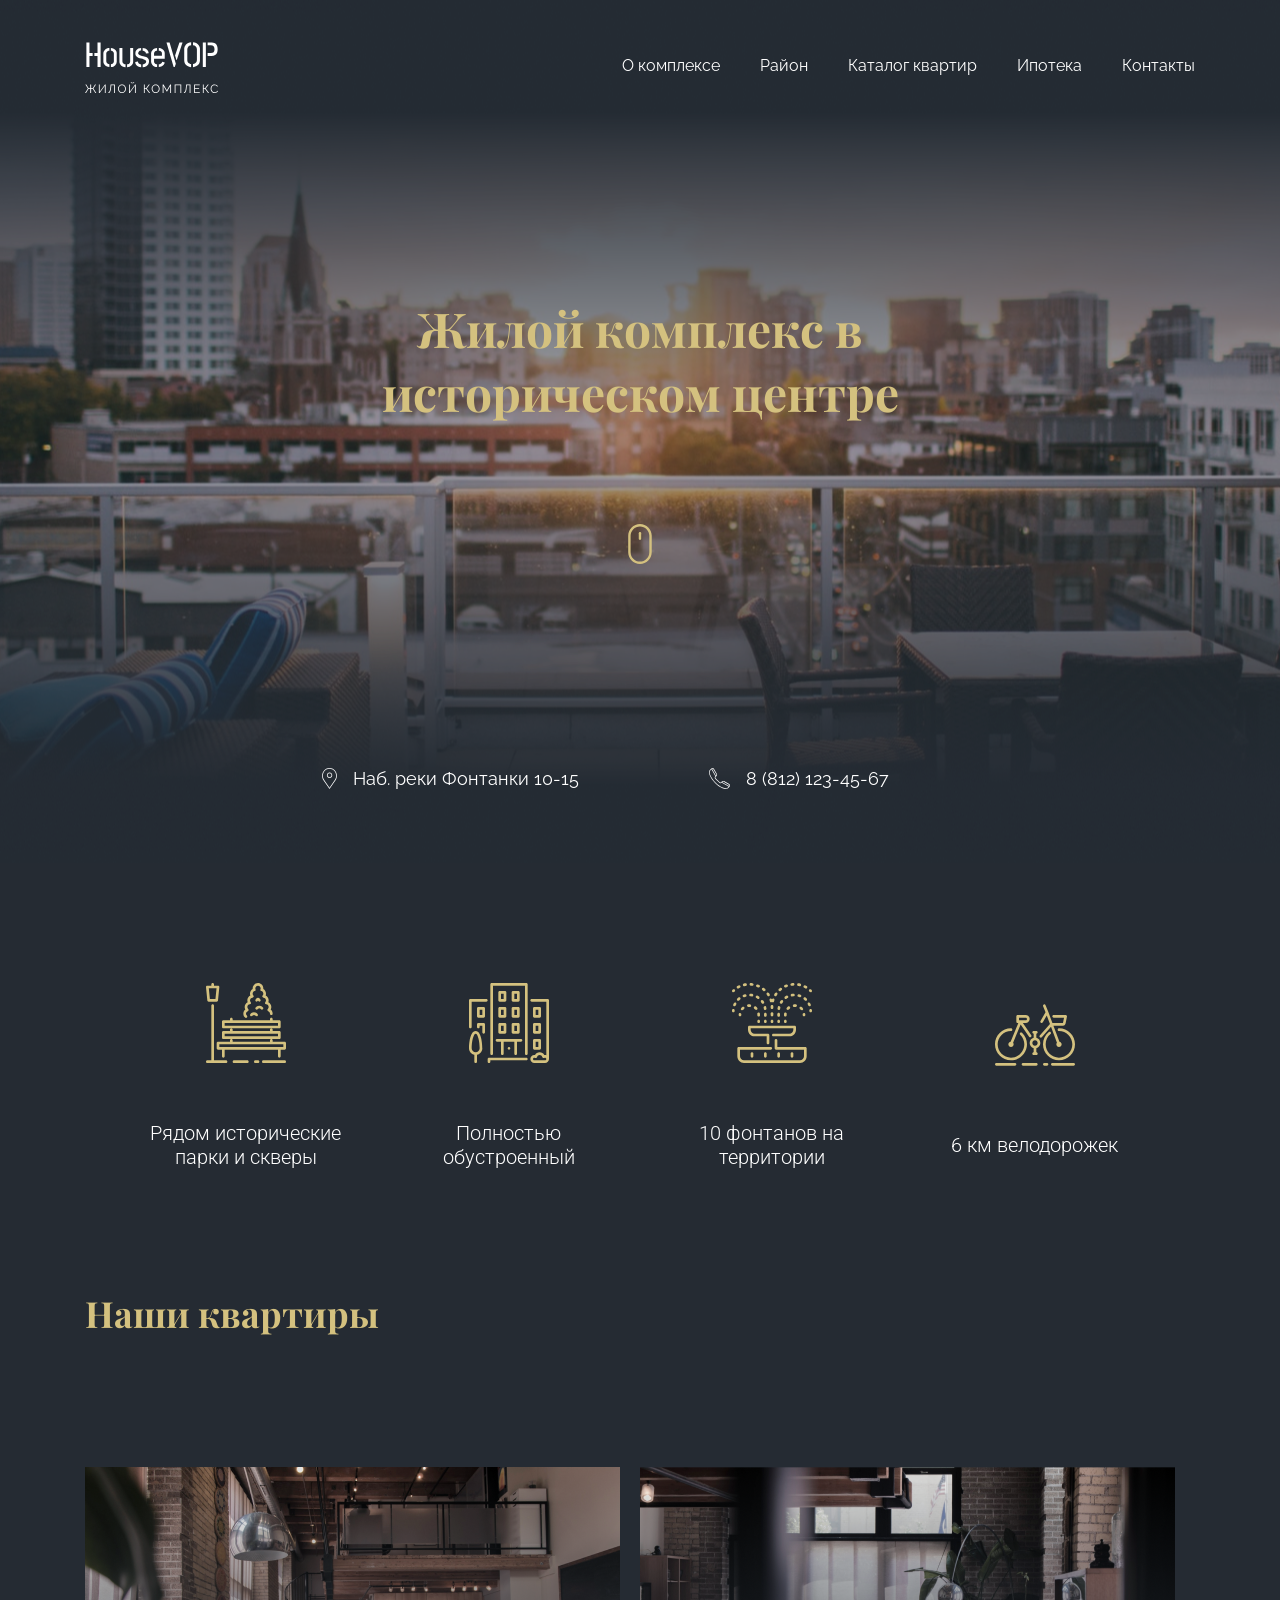
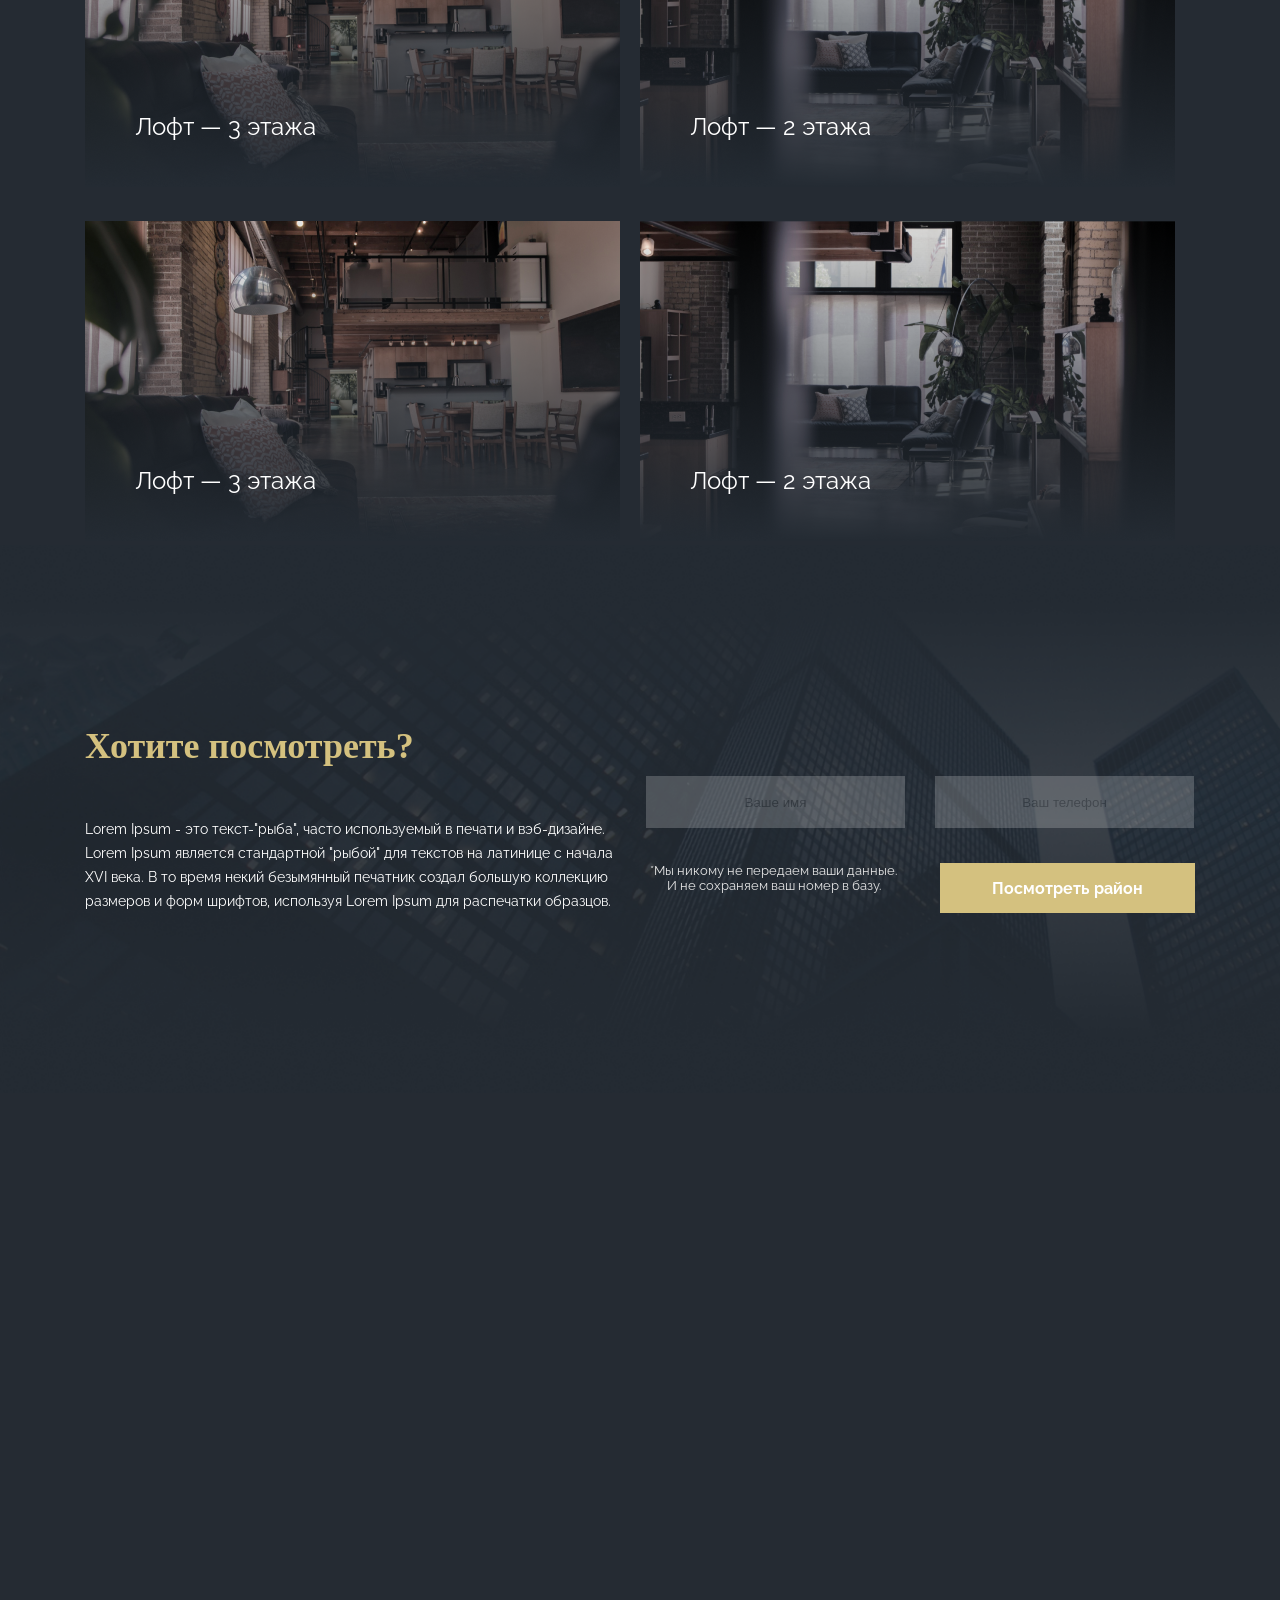
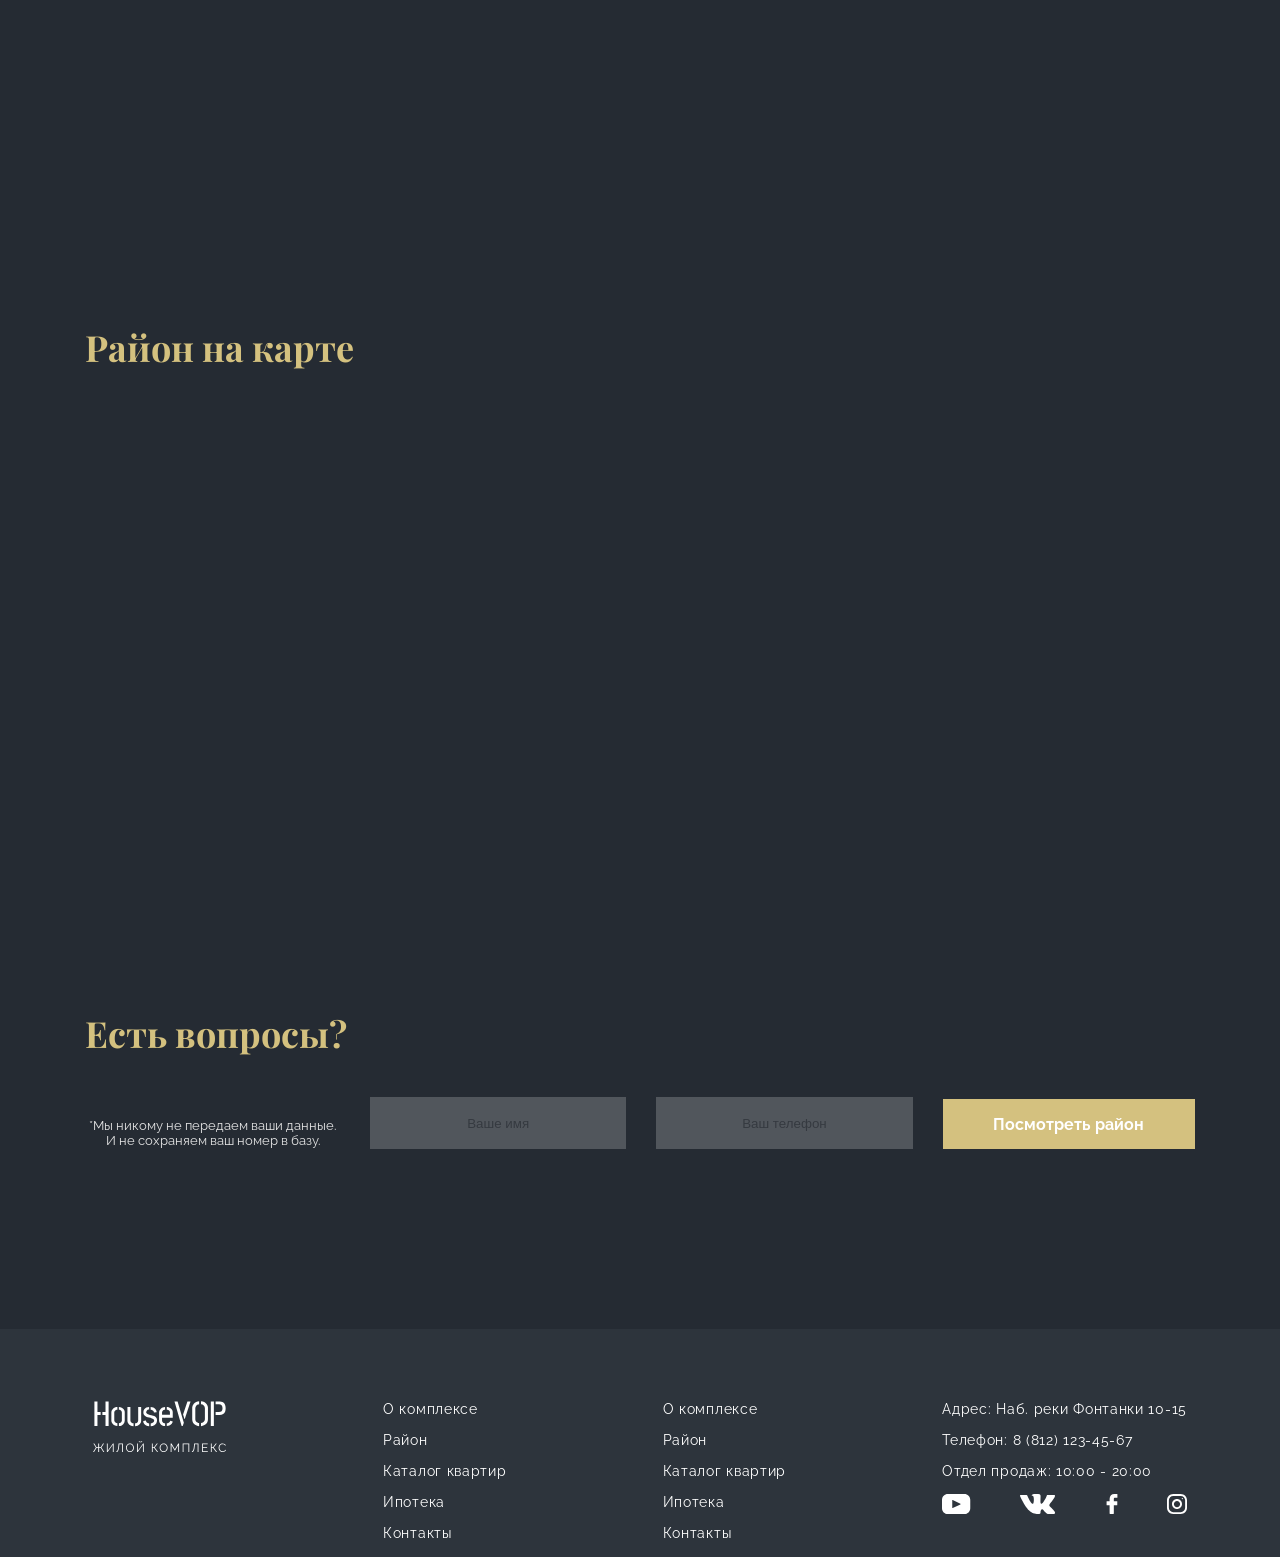
<file: index.html>
<!DOCTYPE html>
<html lang="ru">

<head>
  <meta charset="UTF-8" />
  <meta http-equiv="X-UA-Compatible" content="IE=edge" />
  <meta name="viewport" content="width=device-width, initial-scale=1.0" />
  <title>Document</title>
  <link rel="stylesheet" href="./css/index.css" />
</head>

<body>
  <header class="header">
    <div class="container">
      <div class="header__content">
        <div class="header__logo">
          <img src="./img/logo.svg" alt="img" />
        </div>
        <div class="header__nav">
          <ul class="header__list">
            <li>О комплексе</li>
            <li>Район</li>
            <li>Каталог квартир</li>
            <li>Ипотека</li>
            <li>Контакты</li>
          </ul>
        </div>
      </div>
    </div>
  </header>

  <main>
    <section class="hero">
      <div class="container">
        <div class="hero__content">
          <h1 class="hero__title">Жилой комплекс в историческом центре</h1>
          <div class="hero__scroll">
            <img src="./img/hero/mouse.svg" alt="img" class="hero__mouse" />
          </div>
          <div class="hero__bottom">
            <span class="hero__info">
              <img src="./img/hero/placeholder.svg" alt="img" class="hero__icon" />
              Наб. реки Фонтанки 10-15
            </span>
            <span class="hero__info">
              <img src="./img/hero/phone.svg" alt="img" class="hero__icon" />
              8 (812) 123-45-67
            </span>
          </div>
        </div>
      </div>
    </section>
    <section class="features">
      <div class="container">
        <div class="features__content">
          <div class="features__box">
            <img src="./img/features/bench.svg" alt="img" class="features__img" />
            <p class="features__description">
              Рядом исторические парки и скверы
            </p>
          </div>
          <div class="features__box">
            <img src="./img/features/building.svg" alt="img" class="features__img" />
            <p class="features__description">Полностью обустроенный</p>
          </div>
          <div class="features__box">
            <img src="./img/features/fountain.svg" alt="img" class="features__img" />
            <p class="features__description">10 фонтанов на территории</p>
          </div>
          <div class="features__box">
            <img src="./img/features/bicycle.svg" alt="img" class="features__img" />
            <p class="features__description">6 км велодорожек</p>
          </div>
        </div>
      </div>
    </section>

    <section class="rooms">
      <div class="container">
        <h2 class="rooms__title">Наши квартиры</h2>
        <div class="rooms__content">
          <div class="rooms__box">
            <img src="./img/rooms/room1.png" alt="img" class="rooms__img" />
            <h3 class="rooms__name">Лофт — 3 этажа</h3>
          </div>
          <div class="rooms__box">
            <img src="./img/rooms/room2.png" alt="img" class="rooms__img" />
            <h3 class="rooms__name">Лофт — 2 этажа</h3>
          </div>
          <div class="rooms__box">
            <img src="./img/rooms/room1.png" alt="img" class="rooms__img" />
            <h3 class="rooms__name">Лофт — 3 этажа</h3>
          </div>
          <div class="rooms__box">
            <img src="./img/rooms/room2.png" alt="img" class="rooms__img" />
            <h3 class="rooms__name">Лофт — 2 этажа</h3>
          </div>
        </div>
      </div>
    </section>
    <section class="form">
      <div class="container">
        <div class="form__content">
          <div class="form__left">
            <h2 class="form__title">Хотите посмотреть?</h2>
            <p class="form__description">
              Lorem Ipsum - это текст-"рыба", часто используемый в печати и
              вэб-дизайне. Lorem Ipsum является стандартной "рыбой" для текстов
              на латинице с начала XVI века. В то время некий безымянный
              печатник создал большую коллекцию размеров и форм шрифтов,
              используя Lorem Ipsum для распечатки образцов.
            </p>
          </div>
          <div class="form__right">
            <div class="form__top">
              <input class="form__input" type="text" placeholder="Ваше имя" />
              <p class="form__warning">
                *Мы никому не передаем ваши данные. И не сохраняем ваш номер в
                базу.
              </p>
            </div>
            <div class="form__bottom">
              <input class="form__input" type="text" placeholder="Ваш телефон" />
              <button class="form__btn">Посмотреть район</button>
            </div>
          </div>
        </div>
      </div>
    </section>
    <section class="video">
      <div class="container">
        <div class="video__content">
          <iframe class="video__player" width="719" height="650" src="https://www.youtube.com/embed/5pi4JgKk-IA"
            title="YouTube video player" frameborder="0"
            allow="accelerometer; autoplay; clipboard-write; encrypted-media; gyroscope; picture-in-picture; web-share"
            allowfullscreen></iframe>
        </div>
      </div>
    </section>
    <section class="map">
      <div class="container">
        <h2 class="map__title">Район на карте</h2>
        <div class="map__content">
          <iframe class="map__location"
            src="https://www.google.com/maps/embed?pb=!1m18!1m12!1m3!1d2923.648294072086!2d74.58680285038079!3d42.880267009981544!2m3!1f0!2f0!3f0!3m2!1i1024!2i768!4f13.1!3m3!1m2!1s0x389ec81ee86a6aed%3A0x12a58c523a9055c7!2zOTEvMSDQv9GA0L7RgdC_LiDQnNCw0L3QsNGB0LAsINCR0LjRiNC60LXQug!5e0!3m2!1sru!2skg!4v1675240527905!5m2!1sru!2skg"
            width="1110" height="358" style="border: 0" allowfullscreen="" loading="lazy"
            referrerpolicy="no-referrer-when-downgrade"></iframe>
        </div>
      </div>
    </section>
    <section class="question">
      <div class="container">
        <h2 class="question__title">Есть вопросы?</h2>
        <div class="question__content">
          <div class="question__left">
            <p class="question__warning">
              *Мы никому не передаем ваши данные. И не сохраняем ваш номер в
              базу.
            </p>
          </div>

          <input class="question__input" type="text" placeholder="Ваше имя" />
          <input class="question__input" type="text" placeholder="Ваш телефон" />


          <button class="question__btn">Посмотреть район</button>

        </div>
      </div>
    </section>
  </main>

  <footer class="footer">
    <div class="container">
      <div class="footer__content">
        <div class="footer__logo">
          <img src="./img/logo.svg" alt="img" />
        </div>

        <div class="footer__box">
          <ul class="footer__list">
            <li class="footer__item">О комплексе</li>
            <li class="footer__item">Район</li>
            <li class="footer__item">Каталог квартир</li>
            <li class="footer__item">Ипотека</li>
            <li class="footer__item">Контакты</li>
          </ul>
        </div>
        <div class="footer__box">
          <ul class="footer__list">
            <li class="footer__item">О комплексе</li>
            <li class="footer__item">Район</li>
            <li class="footer__item">Каталог квартир</li>
            <li class="footer__item">Ипотека</li>
            <li class="footer__item">Контакты</li>
          </ul>
        </div>
        <div class="footer__box">
          <ul class="footer__list">
            <li class="footer__item">Адрес: Наб. реки Фонтанки 10-15</li>
            <li class="footer__item">
              <a href="tel:8 (812) 123-45-67">Телефон: 8 (812) 123-45-67</a>
            </li>
            <li class="footer__item">Отдел продаж: 10:00 - 20:00</li>
            <li class="footer__item">
              <a href="mailto:E-mail: vip@housevip.ru"></a>
            </li>
            <div class="footer__icons">
              <li class="footer__icon">
                <img src="./img/footer/yt.svg" alt="" />
              </li>
              <li class="footer__icon">
                <img src="./img/footer/vk.svg" alt="" />
              </li>
              <li class="footer__icon">
                <img src="./img/footer/face.svg" alt="" />
              </li>
              <li class="footer__icon">
                <img src="./img/footer/instagram.svg" alt="" />
              </li>
            </div>
          </ul>
        </div>
      </div>
    </div>
  </footer>
</body>

</html>
</file>
<file: css/index.css>
@import url("https://fonts.googleapis.com/css2?family=Raleway:ital,wght@0,100;0,200;0,300;0,400;0,500;0,600;0,700;0,800;0,900;1,100;1,200;1,300;1,400;1,500;1,600;1,700;1,800;1,900&display=swap");
@import url("https://fonts.googleapis.com/css2?family=Playfair+Display:ital,wght@0,400;0,500;0,600;0,700;0,800;0,900;1,400;1,500;1,600;1,700;1,800;1,900&family=Raleway:ital,wght@0,100;0,200;0,300;0,400;0,500;0,600;0,700;0,800;0,900;1,100;1,200;1,300;1,400;1,500;1,600;1,700;1,800;1,900&display=swap");
@import url("https://fonts.googleapis.com/css2?family=Playfair+Display:ital,wght@0,400;0,500;0,600;0,700;0,800;0,900;1,400;1,500;1,600;1,700;1,800;1,900&family=Raleway:ital,wght@0,100;0,200;0,300;0,400;0,500;0,600;0,700;0,800;0,900;1,100;1,200;1,300;1,400;1,500;1,600;1,700;1,800;1,900&family=Roboto:ital,wght@0,100;0,300;0,400;0,500;0,700;0,900;1,100;1,300;1,400;1,500;1,700;1,900&display=swap");

@import url(./base.css);
@import url(./classes.css);


@import url(./header.css);
@import url(./hero.css);
@import url(./features.css);
@import url(./rooms.css);
@import url(./form.css);
@import url(./video.css);
@import url(./map.css);
@import url(./footer.css);
@import url(./question.css);
</file>
